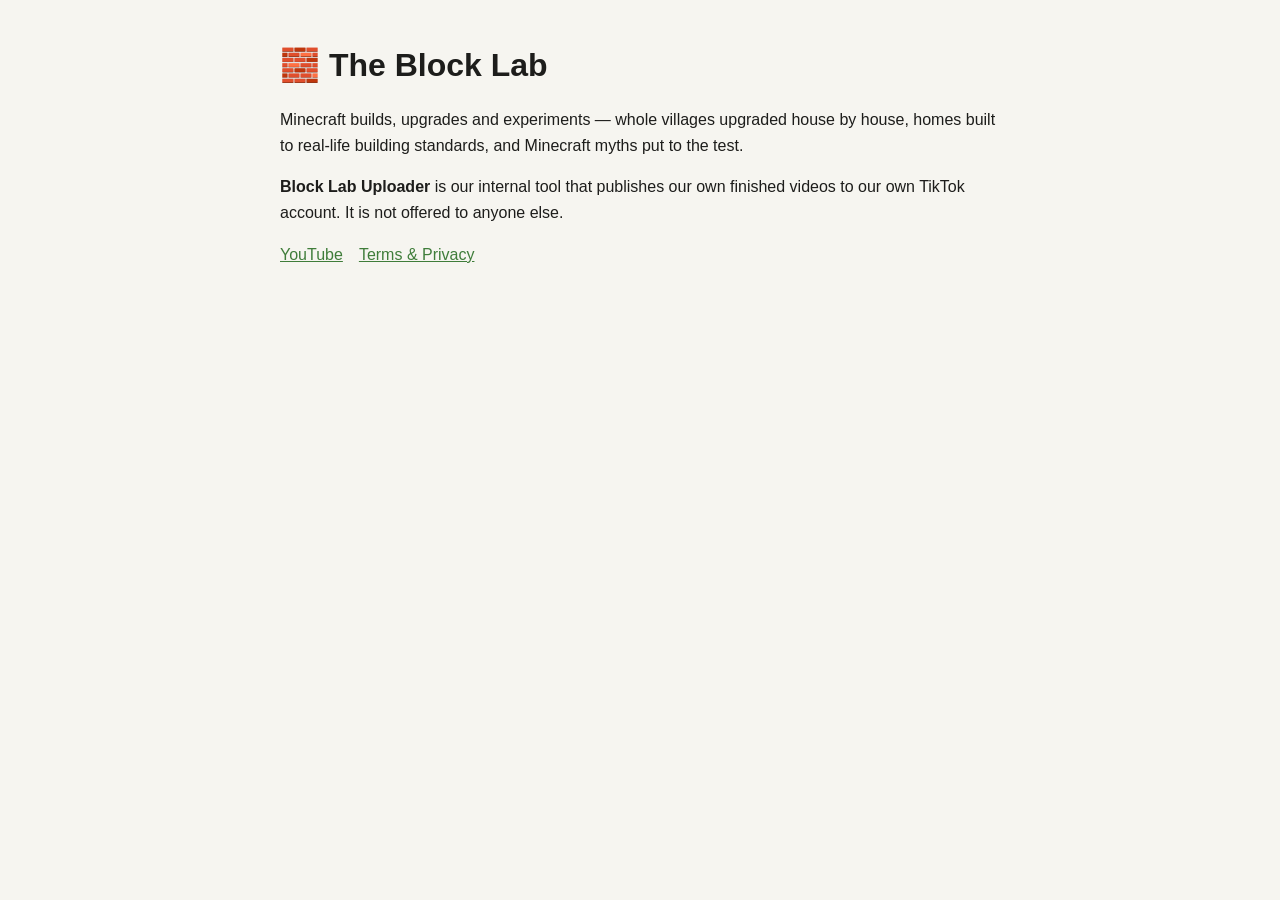
<file: index.html>
<!doctype html><html lang="en"><head><meta charset="utf-8"><meta name="viewport" content="width=device-width,initial-scale=1">
<title>The Block Lab</title><link rel="stylesheet" href="style.css"></head><body><main>
<h1>🧱 The Block Lab</h1>
<p>Minecraft builds, upgrades and experiments — whole villages upgraded house by house, homes built to real-life building standards, and Minecraft myths put to the test.</p>
<p><strong>Block Lab Uploader</strong> is our internal tool that publishes our own finished videos to our own TikTok account. It is not offered to anyone else.</p>
<nav><a href="https://www.youtube.com/@realblocklab">YouTube</a><a href="legal.html">Terms &amp; Privacy</a></nav>
</main></body></html>
</file>
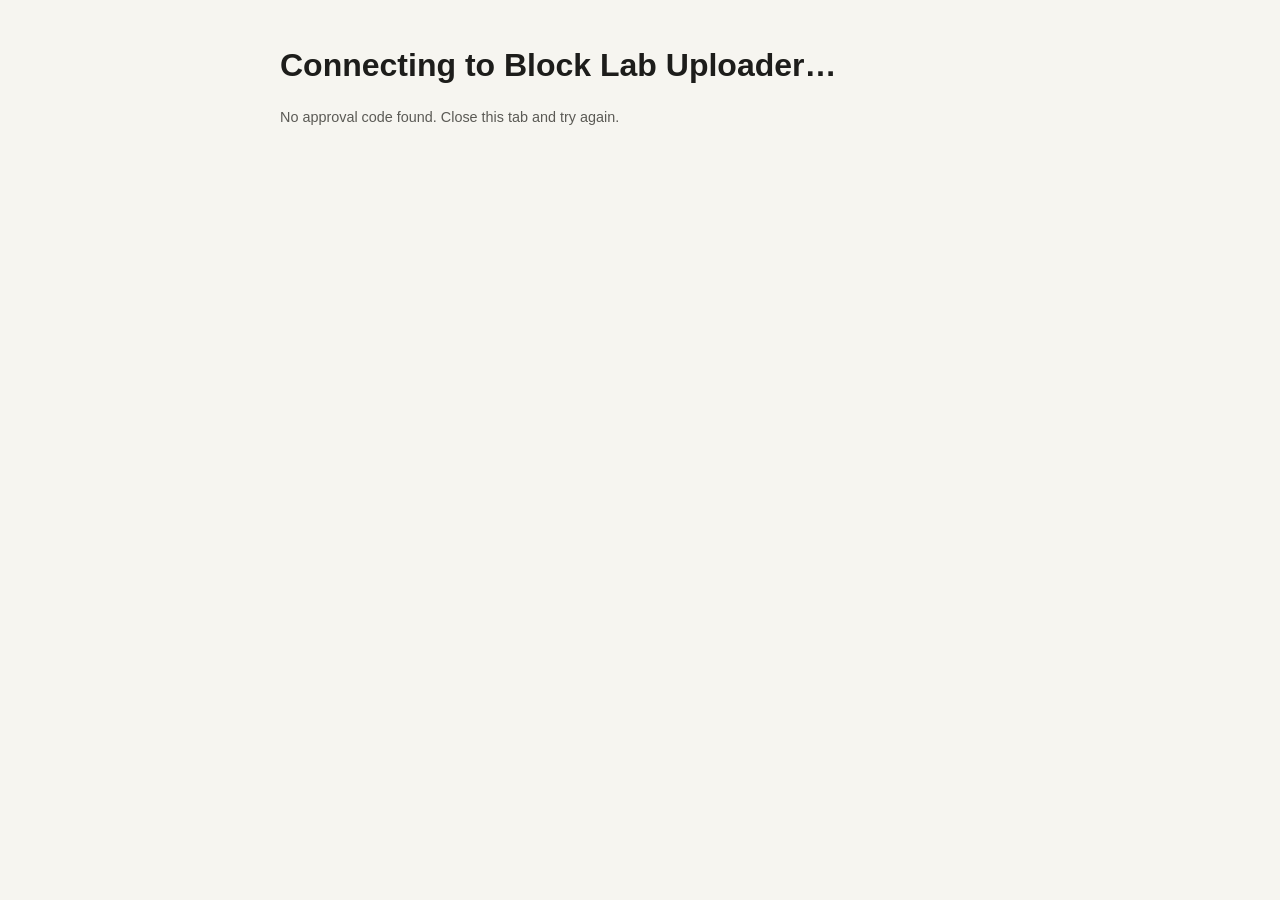
<file: callback.html>
<!doctype html><html lang="en"><head><meta charset="utf-8"><meta name="viewport" content="width=device-width,initial-scale=1">
<title>Block Lab Login</title><link rel="stylesheet" href="style.css"></head><body><main>
<h1>Connecting to Block Lab Uploader…</h1><p id="msg" class="mut">Handing the approval back to the uploader on this computer.</p>
<script>
// TikTok redirects here with ?code=...&state=...; pass it to the local helper.
var q = location.search;
if (q.indexOf("code=") >= 0) { location.replace("http://localhost:8765/callback" + q); }
else { document.getElementById("msg").textContent = "No approval code found. Close this tab and try again."; }
</script></main></body></html>
</file>
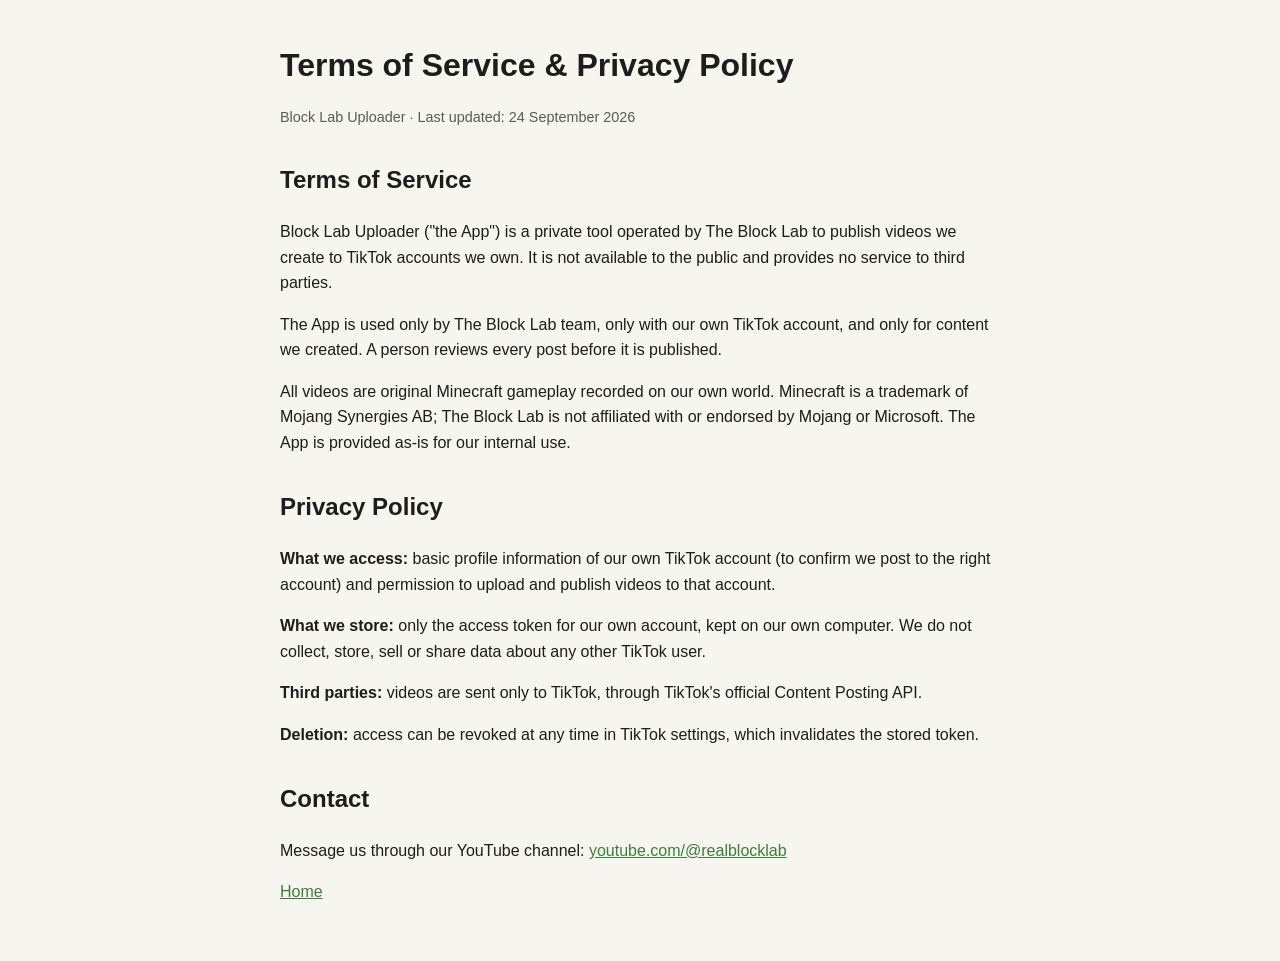
<file: legal.html>
<!doctype html><html lang="en"><head><meta charset="utf-8"><meta name="viewport" content="width=device-width,initial-scale=1">
<title>Block Lab Terms &amp; Privacy</title><link rel="stylesheet" href="style.css"></head><body><main>
<h1>Terms of Service &amp; Privacy Policy</h1><p class="mut">Block Lab Uploader · Last updated: 24 September 2026</p>
<h2 id="terms">Terms of Service</h2>
<p>Block Lab Uploader ("the App") is a private tool operated by The Block Lab to publish videos we create to TikTok accounts we own. It is not available to the public and provides no service to third parties.</p>
<p>The App is used only by The Block Lab team, only with our own TikTok account, and only for content we created. A person reviews every post before it is published.</p>
<p>All videos are original Minecraft gameplay recorded on our own world. Minecraft is a trademark of Mojang Synergies AB; The Block Lab is not affiliated with or endorsed by Mojang or Microsoft. The App is provided as-is for our internal use.</p>
<h2 id="privacy">Privacy Policy</h2>
<p><strong>What we access:</strong> basic profile information of our own TikTok account (to confirm we post to the right account) and permission to upload and publish videos to that account.</p>
<p><strong>What we store:</strong> only the access token for our own account, kept on our own computer. We do not collect, store, sell or share data about any other TikTok user.</p>
<p><strong>Third parties:</strong> videos are sent only to TikTok, through TikTok's official Content Posting API.</p>
<p><strong>Deletion:</strong> access can be revoked at any time in TikTok settings, which invalidates the stored token.</p>
<h2>Contact</h2><p>Message us through our YouTube channel: <a href="https://www.youtube.com/@realblocklab">youtube.com/@realblocklab</a></p>
<p><a href="index.html">Home</a></p></main></body></html>
</file>
<file: style.css>
:root{--bg:#f6f5f0;--fg:#1d1d1b;--mut:#5b5a55;--acc:#3f7d3a}
@media (prefers-color-scheme:dark){:root{--bg:#161614;--fg:#ecebe6;--mut:#a8a7a0;--acc:#7cc070}}
body{margin:0;background:var(--bg);color:var(--fg);font:16px/1.6 -apple-system,Segoe UI,Roboto,sans-serif}
main{max-width:720px;margin:0 auto;padding:40px 16px}h1{font-size:2rem;margin:0 0 8px}h2{margin-top:32px}
a{color:var(--acc)}p,li{color:var(--fg)}.mut{color:var(--mut);font-size:.9rem}nav a{margin-right:16px}
</file>
